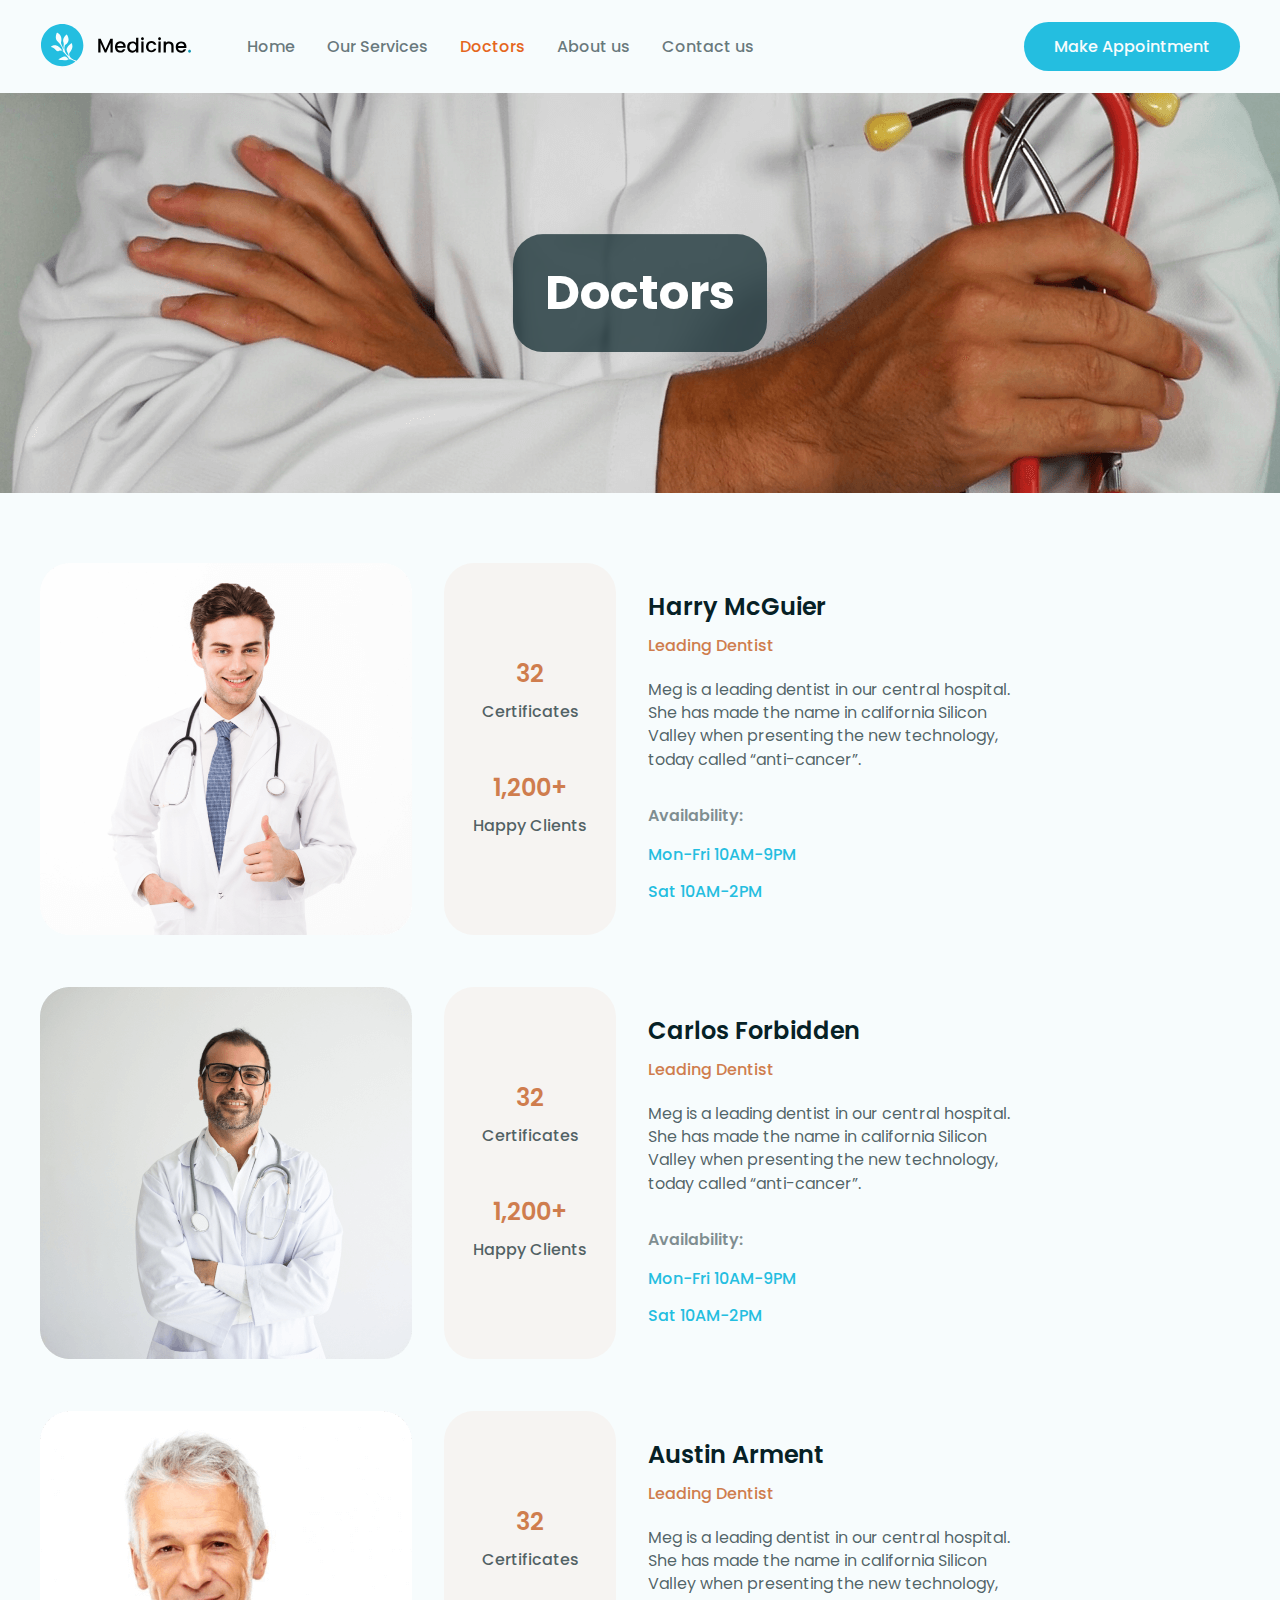
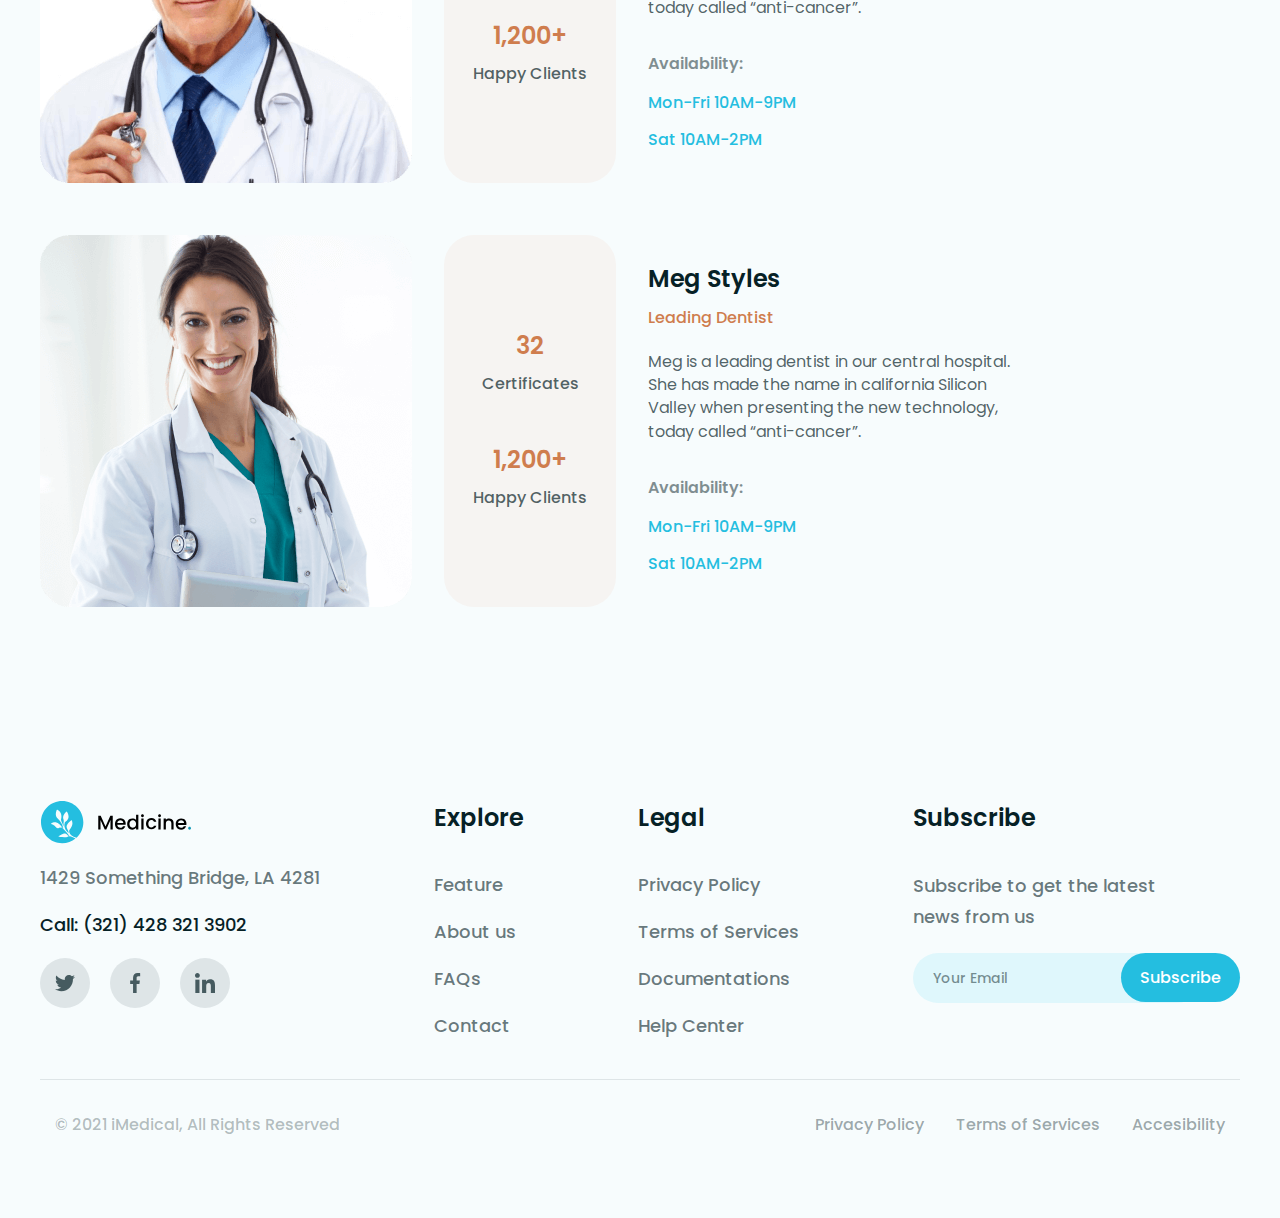
<file: doctors-page.html>
<!DOCTYPE html>
<html lang="en">

<head>
  <meta charset="UTF-8">
  <meta http-equiv="X-UA-Compatible" content="IE=edge">
  <meta name="viewport" content="width=device-width, initial-scale=1.0">
  <title>Doctors</title>
  <link rel="stylesheet" href="./css/main.css">

</head>

<body>
  <header class="header">
  <div class="container">
    <nav class="nav">
      <a href="index.html" class="logo">
        <img src="./img/icons/logo.svg" alt="">
      </a>
      <ul class="nav__list">
      <li class=""><a href="index.html" class="nav__list-link">Home</a></li>
        <li class=""><a href="ourservice-page.html" class="nav__list-link" id="serv">Our Services</a></li>
        <li class=""><a href="doctors-page.html" class="nav__list-link" id="doc">Doctors</a></li>
        <li class=""><a href="aboutus-page.html" class="nav__list-link" id="about">About us</a></li>
        <li class=""><a href="contacts-page.html" class="nav__list-link" id="contact">Contact us</a></li>
      </ul>
      <a class="nav__btn">
        Make Appointment
      </a>
      <button class="mobile-nav-btn">
        <img src="./img/icons/nav-btn.svg" alt="">
      </button>
    </nav>
  </div>
</header>
<div class="mobile-nav">
  <button class="mobile-nav-close">
    <img src="./img/icons/close-nav-btn.svg" alt="">
  </button>
  <ul class="mobile-nav__list">
   <li><a class="mobile-nav__list-link" href="index.html">Home</a></li>
    <li><a class="mobile-nav__list-link" href="ourservice-page.html" id="serv-mob">Our Services</a></li>
    <li><a class="mobile-nav__list-link" href="doctors-page.html" id="doc-mob">Doctors</a></li>
    <li><a class="mobile-nav__list-link" href="aboutus-page.html" id="about-mob">About us</a></li>
    <li><a class="mobile-nav__list-link" href="contacts-page.html" id="contact-mob">Contact us</a></li>
  </ul>
</div>
  <div class="doctors-content">
  <h2 class="doctors-content__title">Doctors</h2>
  <img class="doctors-content__img" src="./img/doctors-content-bg.png" alt="">
</div>



  <main>
    <div class="doctors__page">
  <div class="container">
    <div class="doctors__page-wrapper">


      <div class="doctors__page-card">
        <div class="doctors__page-left">
          <div class="doctors__left-img">
            <img src="./img/doctors-page/1.png" alt="">
          </div>

          <div class="doctors__left-info">
            <div class="doctors__left-info--block">
              <span class="doctors__left-cert--num">32</span>
              <p class="doctors__left-cert">Certificates</p>
            </div>
            <div class="doctors__left-info--block">
              <span class="doctors__left-clients--num">1,200+</span>
              <p class="doctors__left-clients">Happy Clients</p>
            </div>

          </div>

        </div>
        <div class="doctors__page-right">

          <h4 class="doctors__right-name"> Harry McGuier</h4>
          <p class="doctors__right-status">Leading Dentist</p>
          <p class="doctors__right-text">Meg is a leading dentist in our central hospital. She has made the name in
            california Silicon Valley when presenting the
            new technology, today called “anti-cancer”.</p>
          <p class="doctors__right-work">Availability:</p>
          <div class="doctors__right-timework">
            <span>Mon-Fri 10AM-9PM</span>
            <span>Sat 10AM-2PM</span>
          </div>
        </div>
      </div>

      <div class="doctors__page-card">
        <div class="doctors__page-left">
          <div class="doctors__left-img">
            <img src="./img/doctors-page/2.png" alt="">
          </div>

          <div class="doctors__left-info">
            <div class="doctors__left-info--block">
              <span class="doctors__left-cert--num">32</span>
              <p class="doctors__left-cert">Certificates</p>
            </div>
            <div class="doctors__left-info--block">
              <span class="doctors__left-clients--num">1,200+</span>
              <p class="doctors__left-clients">Happy Clients</p>
            </div>

          </div>

        </div>
        <div class="doctors__page-right">

          <h4 class="doctors__right-name"> Carlos Forbidden</h4>
          <p class="doctors__right-status">Leading Dentist</p>
          <p class="doctors__right-text">Meg is a leading dentist in our central hospital. She has made the name in
            california Silicon Valley when presenting the
            new technology, today called “anti-cancer”.</p>
          <p class="doctors__right-work">Availability:</p>
          <div class="doctors__right-timework">
            <span>Mon-Fri 10AM-9PM</span>
            <span>Sat 10AM-2PM</span>
          </div>
        </div>
      </div>

      <div class="doctors__page-card">
        <div class="doctors__page-left">
          <div class="doctors__left-img">
            <img src="./img/doctors-page/3.png" alt="">
          </div>

          <div class="doctors__left-info">
            <div class="doctors__left-info--block">
              <span class="doctors__left-cert--num">32</span>
              <p class="doctors__left-cert">Certificates</p>
            </div>
            <div class="doctors__left-info--block">
              <span class="doctors__left-clients--num">1,200+</span>
              <p class="doctors__left-clients">Happy Clients</p>
            </div>

          </div>

        </div>
        <div class="doctors__page-right">

          <h4 class="doctors__right-name"> Austin Arment</h4>
          <p class="doctors__right-status">Leading Dentist</p>
          <p class="doctors__right-text">Meg is a leading dentist in our central hospital. She has made the name in
            california Silicon Valley when presenting the
            new technology, today called “anti-cancer”.</p>
          <p class="doctors__right-work">Availability:</p>
          <div class="doctors__right-timework">
            <span>Mon-Fri 10AM-9PM</span>
            <span>Sat 10AM-2PM</span>
          </div>
        </div>
      </div>

      <div class="doctors__page-card">
        <div class="doctors__page-left">
          <div class="doctors__left-img">
            <img src="./img/doctors-page/4.png" alt="">
          </div>

          <div class="doctors__left-info">
            <div class="doctors__left-info--block">
              <span class="doctors__left-cert--num">32</span>
              <p class="doctors__left-cert">Certificates</p>
            </div>
            <div class="doctors__left-info--block">
              <span class="doctors__left-clients--num">1,200+</span>
              <p class="doctors__left-clients">Happy Clients</p>
            </div>

          </div>

        </div>
        <div class="doctors__page-right">

          <h4 class="doctors__right-name"> Meg Styles</h4>
          <p class="doctors__right-status">Leading Dentist</p>
          <p class="doctors__right-text">Meg is a leading dentist in our central hospital. She has made the name in
            california Silicon Valley when presenting the
            new technology, today called “anti-cancer”.</p>
          <p class="doctors__right-work">Availability:</p>
          <div class="doctors__right-timework">
            <span>Mon-Fri 10AM-9PM</span>
            <span>Sat 10AM-2PM</span>
          </div>
        </div>
      </div>


    </div>
  </div>
</div>
  </main>

  <footer class="footer">
  <div class="container">

    <div class="footer__wrapper">
      <div class="footer__contact">
        <div class="footer__logo">
          <img src="./img/icons/logo.svg" alt="">
        </div>
        <p class="footer__contact-adress">
          1429 Something Bridge, LA 4281
        </p>
        <a href="tel:3214283213902" class="footer__contact-phone">
          Call: (321) 428 321 3902
        </a>
        <ul class="footer__contact-social">
          <li><a href=""><img src="./img/icons/twitter.svg" alt=""></a></li>
          <li><a href=""><img src="./img/icons/facebook.svg" alt=""></a></li>
          <li><a href=""><img src="./img/icons/linkedian.svg" alt=""></a></li>
        </ul>
      </div>



      <div class="footer__explore">
        <h4 class="footer__explore-title">Explore</h4>
        <ul class="footer__explore-link">
          <li><a href="#!">Feature</a></li>
          <li><a href="#!">About us</a></li>
          <li><a href="#!">FAQs</a></li>
          <li><a href="#!">Contact</a></li>
        </ul>


      </div>

      <div class="footer__legal">

        <h4 class="footer__legal-title">Legal</h4>
        <ul class="footer__legal-link">
          <li><a href="#!">Privacy Policy</a></li>
          <li><a href="#!">Terms of Services</a></li>
          <li><a href="#!">Documentations</a></li>
          <li><a href="#!">Help Center</a></li>
        </ul>
      </div>

      <div class="footer__subscribe">
        <h4 class="footer__legal-subscribe">Subscribe</h4>
        <p class="footer__subscribe-text">Subscribe to get the latest
          news from us</p>

        <span class="footer__alert-incorrect none">
          Your email is incorrect
        </span>

        <span class="footer__alert-subscribed none">
          Your are subscribed
        </span>



        <form class="footer__subscribe-form">
          <div class="footer__subscribe-block">
            <input id="footer_input" class="footer__subscribe-input" type="text" placeholder="Your Email">
            <button id="footer_button" class="footer__subscribe-btn">Subscribe</button>
          </div>

        </form>

      </div>
    </div>

    <div class="footer__copyright">
      <div class="container">
        <div class="footer__copyright-wrapper">

          <div class="footer__copyright-right">
            <p class="">© 2021 iMedical, All Rights Reserved</p>
          </div>

          <div class="footer__copyright-info">
            <a href="#!">Privacy Policy</a>
            <a href="#!">Terms of Services</a>
            <a href="#!">Accesibility</a>
          </div>

        </div>
      </div>
    </div>
  </div>
</footer>
  <script src="./js/index.bundle.js"></script>
</body>

</html>
</file>
<file: css/main.css>
/* Base */ /* Reset and base styles  */
@import url(https://fonts.googleapis.com/css?family=Poppins:100,200,300,500,600,700,800,900,);
@import url(https://fonts.googleapis.com/css?family=Poppins:100,200,300,500,600,700,800,900,);
* {
  padding: 0px;
  margin: 0px;
  border: none;
}

*,
*::before,
*::after {
  box-sizing: border-box;
}

/* Links */
a, a:link, a:visited {
  text-decoration: none;
}

a:hover {
  text-decoration: none;
}

/* Common */
aside, nav, footer, header, section, main {
  display: block;
}

h1, h2, h3, h4, h5, h6, p {
  font-size: inherit;
  font-weight: inherit;
}

ul, ul li {
  list-style: none;
}

img {
  vertical-align: top;
}

img, svg {
  max-width: 100%;
  height: auto;
}

address {
  font-style: normal;
}

/* Form */
input, textarea, button, select {
  font-family: inherit;
  font-size: inherit;
  color: inherit;
  background-color: transparent;
}

input::-ms-clear {
  display: none;
}

button, input[type=submit] {
  display: inline-block;
  box-shadow: none;
  background-color: transparent;
  background: none;
  cursor: pointer;
}

input:focus, input:active,
button:focus, button:active {
  outline: none;
}

button::-moz-focus-inner {
  padding: 0;
  border: 0;
}

label {
  cursor: pointer;
}

legend {
  display: block;
}

:root {
  --container-width: 1230px;
  --container-padding: 15px;
  --font-main: "Poppins", sans-serif;
  --page-bg: #F7FCFD;
  --text-color: #062126;
  --text-color-1: rgba(6, 33, 38, 0.50);
  --text-color-2: rgba(6, 33, 38, 0.60);
  --text-color-3: rgba(6, 33, 38, 0.70);
  --text-color-4: rgba(6, 33, 38, 0.80);
  --accent: #0F97B5;
  --second-accent: #CF7D4E;
  --laptop-size: 1199px;
  --tablet-size: 959px;
  --mobile-size: 599px;
}

.dark {
  --page-bg: #252526;
  --text-color: #fff;
}

html {
  scroll-behavior: smooth;
}

body {
  background-color: var(--page-bg);
  color: var(--text-color);
  font-family: var(--font-main);
}

.container {
  padding: 0 var(--container-padding);
  max-width: var(--container-width);
  margin: 0 auto;
}

.container-section {
  padding: 0 15px;
  max-width: 1492px;
}

html,
body {
  min-height: 100vh;
  display: flex;
  flex-direction: column;
  font-family: "Poppins";
}

.footer {
  margin-top: auto;
}

.none {
  display: none !important;
}

.visually-hidden {
  position: absolute;
  width: 1px;
  height: 1px;
  margin: -1px;
  border: 0;
  padding: 0;
  white-space: nowrap;
  clip-path: inset(100%);
  clip: rect(0 0 0 0);
  overflow: hidden;
}

.no-scroll {
  overflow-y: hidden;
}

/* Blocks */
.aboutus-content__img {
  object-fit: cover;
  height: 400px;
  width: 100%;
  background-position: center;
  background-size: cover;
  background-repeat: no-repeat;
}

.aboutus-content {
  position: relative;
}

.aboutus-content__title {
  position: absolute;
  top: 50%;
  left: 50%;
  margin-right: -50%;
  transform: translate(-50%, -50%);
  color: #fff;
  font-size: 48px;
  font-weight: 700;
  line-height: 112.5%;
  border-radius: 30px;
  background: rgba(6, 33, 38, 0.7);
  backdrop-filter: blur(2.5px);
  padding: 32px;
}
@media screen and (max-width: 425px) {
  .aboutus-content__title {
    font-size: 30px;
  }
}

.achievements {
  padding: 70px 0 140px;
  background-color: #fff;
}
@media screen and (max-width: 425px) {
  .achievements {
    padding: 35px 0 70px;
  }
}

.achievements__title {
  color: var(--text-color);
  font-size: 48px;
  font-style: normal;
  font-weight: 700;
  line-height: 112.5%;
  margin-bottom: 84px;
}
@media screen and (max-width: 425px) {
  .achievements__title {
    font-size: 36px;
  }
}

.achievements__block {
  display: flex;
  align-items: center;
  gap: 101px;
}
@media screen and (max-width: 1024px) {
  .achievements__block {
    flex-direction: column;
    gap: 50px;
  }
}

.achievements__block:not(:last-child) {
  padding-bottom: 84px;
}

.achievements__block:nth-child(2) .achievements__block-img {
  order: 1;
}
@media screen and (max-width: 1024px) {
  .achievements__block:nth-child(2) .achievements__block-img {
    order: 0;
  }
}

.achievements__block-text {
  color: var(--text-color-3);
  font-size: 20px;
  font-style: normal;
  font-weight: 400;
  line-height: 173.1%;
  max-width: 574px;
  width: 100%;
}

.achievements__block-title {
  color: var(--text-color);
  font-size: 36px;
  font-style: normal;
  font-weight: 600;
  line-height: 112.5%;
  margin-bottom: 12px;
}
@media screen and (max-width: 425px) {
  .achievements__block-title {
    font-size: 24px;
  }
}

.appointment {
  padding-bottom: 140px;
  background-color: #fff;
}

.appointment__title {
  color: var(--text-color);
  text-align: center;
  font-size: 48px;
  font-style: normal;
  font-weight: 700;
  line-height: 112.5%;
  margin-bottom: 52px;
}
@media screen and (max-width: 565px) {
  .appointment__title {
    font-size: 36px;
  }
}
@media screen and (max-width: 425px) {
  .appointment__title {
    font-size: 24px;
  }
}

.appointment__form {
  display: flex;
  flex-direction: column;
  gap: 30px;
}
.appointment__form input {
  width: 372px;
  padding: 17px 20px;
  border-radius: 10px;
  border: 1px solid rgba(0, 0, 0, 0.05);
  background: #FCFCFC;
}
@media screen and (max-width: 425px) {
  .appointment__form input {
    width: 275px;
  }
}
.appointment__form input::placeholder {
  color: var(--text-color-1);
  font-family: Poppins;
  font-size: 14px;
  font-style: normal;
  font-weight: 500;
  line-height: 112.5%;
}
.appointment__form input:focus {
  border: 1px solid #272121;
}
.appointment__form textarea {
  width: 100%;
  margin: 0 auto;
  display: block;
  padding: 20px;
  border-radius: 10px;
  border: 1px solid rgba(0, 0, 0, 0.05);
  background: #FCFCFC;
  resize: none;
  margin-bottom: 22px;
}
.appointment__form textarea::placeholder {
  padding-top: 5px;
  color: var(--text-color-1);
  font-size: 14px;
  font-style: normal;
  font-weight: 500;
  line-height: 112.5%;
}

.textarea-label {
  width: 100%;
  max-width: 776px;
}

.appointment__form-btn {
  display: inline-flex;
  padding: 16px 32px;
  justify-content: center;
  align-items: center;
  gap: 20px;
  width: 155px;
  margin: 0 auto;
  border-radius: 47px;
  background: #24BEE0;
  color: var(--white, #FFF);
  font-size: 20px;
  font-weight: 500;
  line-height: 173.1%;
}

.container_for_input {
  display: flex;
  flex-flow: row wrap;
  justify-content: center;
  gap: 32px;
}
@media screen and (max-width: 806px) {
  .container_for_input {
    justify-content: left;
  }
}

#inputNub::-webkit-inner-spin-button {
  display: none;
}

.pic-cal {
  position: relative;
}

.pic-cal--date {
  z-index: 222;
}

.pic-cal img {
  position: absolute;
  top: 18px;
  left: 20px;
}

.appointment__form .input-cal {
  padding: 17px 20px 17px 54px;
}

.contactus__title {
  padding-top: 70px;
  color: var(--text-color);
  text-align: center;
  font-size: 48px;
  font-style: normal;
  font-weight: 700;
  line-height: 112.5%;
  margin-bottom: 52px;
}

.contactus__img {
  object-fit: cover;
  height: 400px;
  width: 100%;
  background-position: center;
  background-size: cover;
  background-repeat: no-repeat;
}

.doctors__page {
  padding: 70px 0 140px;
}
@media screen and (max-width: 425px) {
  .doctors__page {
    overflow: hidden;
  }
}

.doctors__page-wrapper {
  display: flex;
  flex-direction: column;
  gap: 52px;
}

.doctors__page-card {
  display: flex;
  gap: 32px;
}
@media screen and (max-width: 1024px) {
  .doctors__page-card {
    flex-direction: column;
    align-items: center;
  }
}

.doctors__page-left {
  display: flex;
  align-items: center;
  gap: 32px;
}
@media screen and (max-width: 1024px) {
  .doctors__page-left {
    flex-direction: column;
    gap: 12px;
  }
}

.doctors__left-info {
  display: flex;
  flex-direction: column;
  justify-content: center;
  gap: 52px;
  height: 372px;
  width: 172px;
  text-align: center;
  border-radius: 30px;
  background: rgba(229, 102, 30, 0.05);
}
@media screen and (max-width: 1024px) {
  .doctors__left-info {
    width: 372px;
    height: 102px;
    flex-direction: unset;
    align-items: center;
  }
}

@media screen and (max-width: 345px) {
  .doctors__left-img {
    width: 300px;
  }
}

.doctors__left-cert--num {
  color: var(--second-accent);
  font-size: 24px;
  font-weight: 600;
  line-height: 112.5%;
  display: block;
  margin-bottom: 12px;
}

.doctors__left-cert {
  color: var(--text-color-3);
  font-size: 16px;
  font-weight: 500;
  line-height: 146.1%;
}

.doctors__left-clients--num {
  color: var(--second-accent);
  font-size: 24px;
  font-weight: 600;
  line-height: 112.5%;
  display: block;
  margin-bottom: 12px;
}

.doctors__left-clients {
  color: var(--text-color-3);
  font-size: 16px;
  font-weight: 500;
  line-height: 146.1%;
}

.doctors__page-right {
  display: flex;
  flex-direction: column;
  justify-content: center;
}

.doctors__right-name {
  color: var(--text-color);
  font-size: 24px;
  font-weight: 600;
  line-height: 112.5%;
  margin-bottom: 12px;
}

.doctors__right-status {
  color: var(--second-accent);
  font-size: 16px;
  font-weight: 500;
  line-height: normal;
  margin-bottom: 20px;
}

.doctors__right-text {
  color: var(--text-color-3);
  font-size: 16px;
  font-style: normal;
  font-weight: 400;
  line-height: 146.1%;
  max-width: 372px;
  width: 100%;
  margin-bottom: 32px;
}

.doctors__right-work {
  color: var(--text-color-1);
  font-size: 16px;
  font-weight: 600;
  line-height: normal;
  margin-bottom: 14px;
}

.doctors__right-timework {
  color: #24BEE0;
  font-size: 16px;
  font-weight: 500;
  line-height: normal;
  display: flex;
  flex-direction: column;
  justify-content: space-around;
  gap: 12px;
}

.doctors-content__img {
  object-fit: cover;
  height: 400px;
  width: 100%;
  background-position: center;
  background-size: cover;
  background-repeat: no-repeat;
}

.doctors-content {
  position: relative;
}

.doctors-content__title {
  position: absolute;
  top: 50%;
  left: 50%;
  margin-right: -50%;
  transform: translate(-50%, -50%);
  color: #fff;
  font-size: 48px;
  font-weight: 700;
  line-height: 112.5%;
  border-radius: 30px;
  background: rgba(6, 33, 38, 0.7);
  backdrop-filter: blur(2.5px);
  padding: 32px;
}
@media screen and (max-width: 425px) {
  .doctors-content__title {
    font-size: 30px;
  }
}

.doctors {
  background-color: #F5F6F4;
  padding-bottom: 140px;
}
@media screen and (max-width: 425px) {
  .doctors {
    padding-bottom: 120px;
  }
}

.doctors__title {
  color: var(--text-color);
  text-align: center;
  font-size: 48px;
  font-style: normal;
  font-weight: 700;
  line-height: 112.5%;
  display: flex;
  justify-content: space-between;
  align-items: center;
  padding-top: 53px;
  margin-bottom: 84px;
}
@media screen and (max-width: 850px) {
  .doctors__title {
    flex-direction: column;
    align-items: baseline;
    gap: 32px;
  }
}
@media screen and (max-width: 565px) {
  .doctors__title {
    font-size: 36px;
  }
}
@media screen and (max-width: 425px) {
  .doctors__title {
    font-size: 24px;
    margin-bottom: 40px;
  }
}

.doctors__link {
  display: inline-flex;
  padding: 16px 32px;
  justify-content: center;
  align-items: center;
  gap: 20px;
  border-radius: 55px;
  border: 2px solid var(--second-accent);
  color: var(--second-accent);
  font-family: Poppins;
  font-size: 20px;
  font-style: normal;
  font-weight: 500;
  line-height: 173.1%;
}

.doctors__grid {
  display: grid;
  gap: 32px;
  grid-template-columns: repeat(3, 1fr);
  transition: all 0.3s ease;
}
@media screen and (max-width: 1024px) {
  .doctors__grid {
    display: flex;
    flex-wrap: wrap;
    justify-content: center;
  }
}

.doctors__card {
  background-color: #fff;
  max-width: 372px;
  width: 100%;
  padding: 32px;
  transition: all 0.3s ease;
  border-radius: 30px;
  cursor: pointer;
}

.doctors__card:hover {
  box-shadow: 0px 35px 55px -12px rgba(170, 71, 15, 0.26);
}

.doctors__card-img {
  margin-bottom: 24px;
}

.doctors__card-name {
  color: var(--text-color);
  font-size: 24px;
  font-style: normal;
  font-weight: 600;
  line-height: 112.5%;
  margin-bottom: 12px;
}

.doctors__card-position {
  color: var(--text-color-2);
  font-size: 16px;
  font-style: normal;
  font-weight: 500;
  line-height: 112.5%;
  margin-bottom: 32px;
}

.doctors__card-patients {
  color: var(--accent);
  font-size: 18px;
  font-style: normal;
  font-weight: 500;
  line-height: 112.5%;
  margin-bottom: 12px;
}

.doctors__card-placework {
  color: var(--text-color-2);
  font-size: 16px;
  font-style: normal;
  font-weight: 500;
  line-height: 112.5%;
}

.footer {
  padding: 53px 0 81px;
  background-color: #F7FCFD;
}

.footer__wrapper {
  display: flex;
  justify-content: space-between;
  padding-bottom: 40px;
  border-bottom: 1px solid rgba(6, 33, 38, 0.1);
  margin-bottom: 32px;
}
@media screen and (max-width: 1024px) {
  .footer__wrapper {
    flex-direction: column;
    gap: 70px;
  }
}

.footer__logo {
  margin-bottom: 20px;
}

.footer__contact-adress {
  color: var(--text-color-2);
  font-size: 18px;
  font-weight: 500;
  line-height: normal;
  margin-bottom: 20px;
}

.footer__contact-phone {
  color: var(--text-color);
  font-size: 18px;
  font-weight: 500;
  line-height: normal;
  display: block;
  margin-bottom: 20px;
}

.footer__contact-social {
  display: flex;
  gap: 20px;
}

.footer__explore-title,
.footer__legal-title,
.footer__legal-subscribe {
  color: var(--text-color);
  font-family: Poppins;
  font-size: 24px;
  font-style: normal;
  font-weight: 600;
  line-height: normal;
  margin-bottom: 36px;
}

.footer__explore-link,
.footer__legal-link {
  display: flex;
  flex-direction: column;
  gap: 20px;
}
.footer__explore-link a,
.footer__legal-link a {
  color: var(--text-color-2);
  font-size: 18px;
  font-weight: 500;
  line-height: normal;
}

.footer__subscribe {
  position: relative;
}

.footer__subscribe-text {
  width: 278px;
  margin-bottom: 20px;
  color: var(--text-color-2);
  font-size: 18px;
  font-style: normal;
  font-weight: 500;
  line-height: 171.857%;
}

@media screen and (max-width: 425px) {
  .footer__subscribe-block {
    max-width: 289px;
  }
}

.footer__subscribe-input {
  width: 289px;
  height: 50px;
  flex-shrink: 0;
  border-radius: 45px;
  background: var(--blue-2, rgba(18, 204, 244, 0.1));
  padding: 17px 20px;
}
.footer__subscribe-input::placeholder {
  color: var(--text-color-1);
  font-family: Poppins;
  font-size: 14px;
  font-style: normal;
  font-weight: 500;
  line-height: 112.5%;
}

.footer__subscribe-btn {
  display: inline-flex;
  padding: 12px 19px;
  justify-content: center;
  align-items: center;
  gap: 10px;
  border-radius: 45px;
  background: var(--New-Primary, #24BEE0);
  color: #FFF;
  font-size: 16px;
  font-style: normal;
  font-weight: 500;
  line-height: normal;
  margin-left: -85px;
}
@media screen and (max-width: 425px) {
  .footer__subscribe-btn {
    margin-left: 0;
    width: 100%;
  }
}

.footer__copyright-wrapper {
  display: flex;
  justify-content: space-between;
}
@media screen and (max-width: 1024px) {
  .footer__copyright-wrapper {
    flex-direction: column;
    gap: 32px;
  }
}

.footer__copyright-right {
  color: var(--black-4, rgba(6, 33, 38, 0.3));
  font-size: 16px;
  font-weight: 500;
  line-height: normal;
}

.footer__copyright-info {
  display: flex;
  gap: 32px;
}
@media screen and (max-width: 1024px) {
  .footer__copyright-info {
    flex-direction: column;
    gap: 16px;
  }
}

.footer__copyright-info a {
  color: var(--black-5, rgba(6, 33, 38, 0.4));
  font-size: 16px;
  font-weight: 500;
  line-height: normal;
}

.footer__alert-incorrect,
.footer__alert-subscribed {
  height: 48px;
  background: #ed9d9d;
  padding: 8px 8px 8px 20px;
  border-radius: 18px;
  color: white;
  border: 2px solid black;
  font-size: 18px;
  display: block;
  position: absolute;
  width: 100%;
  top: 0;
  text-align: center;
  box-shadow: 3px 11px 30px 9px rgba(0, 0, 0, 0.75);
  -webkit-box-shadow: 3px 11px 30px 9px rgba(0, 0, 0, 0.75);
  -moz-box-shadow: 3px 11px 30px 9px rgba(0, 0, 0, 0.75);
}

.footer__alert-subscribed {
  background-color: green;
}

.header-content__wrapper {
  display: flex;
  gap: 104px;
  padding: 65px 0px 135px;
}
@media screen and (max-width: 1130px) {
  .header-content__wrapper {
    flex-direction: column;
    gap: 60px;
    padding: 38px 0px 135px;
  }
}
@media screen and (max-width: 565px) {
  .header-content__wrapper {
    gap: 40px;
  }
}
@media screen and (max-width: 425px) {
  .header-content__wrapper {
    padding: 65px 0px 70px;
  }
}

.header-content__block {
  background-color: #F4F5F4;
  display: grid;
  grid-template-columns: 1fr 1fr;
  row-gap: 32px;
  padding: 52px;
  border-radius: 30px;
  margin-bottom: 52px;
}
@media screen and (max-width: 1130px) {
  .header-content__block {
    width: 100%;
    max-width: 623px;
  }
}
@media screen and (max-width: 768px) {
  .header-content__block {
    grid-template-columns: 1fr;
  }
}
@media screen and (max-width: 425px) {
  .header-content__block {
    padding: 32px;
  }
}

.header-content__title {
  color: var(--text-color);
  font-size: 72px;
  font-style: normal;
  font-weight: 700;
  line-height: 116%;
  margin-bottom: 31px;
}
@media screen and (max-width: 768px) {
  .header-content__title {
    font-size: 62px;
  }
}
@media screen and (max-width: 565px) {
  .header-content__title {
    font-size: 50px;
  }
}
@media screen and (max-width: 565px) {
  .header-content__title {
    margin-bottom: 18px;
  }
}
@media screen and (max-width: 425px) {
  .header-content__title {
    font-size: 45px;
  }
}

.header-content__text {
  color: var(--text-color-3);
  font-size: 20px;
  font-style: normal;
  font-weight: 400;
  line-height: 173.1%;
  margin-bottom: 52px;
}
@media screen and (max-width: 565px) {
  .header-content__text {
    margin-bottom: 18px;
  }
}

.header-content__info {
  display: flex;
}

.header-content__info-img {
  width: 30px;
  height: 30px;
  padding-right: 12px;
}

.header-content__info-box {
  font-style: normal;
  line-height: normal;
}

.header-content__info-title {
  color: var(--text-color-4);
  font-size: 16px;
  font-weight: 600;
  margin-bottom: 4px;
}

.header-content__info-text {
  color: var(--text-color-3);
  font-size: 14px;
  font-weight: 500;
}

.header-content__appointment {
  display: flex;
  gap: 52px;
}
@media screen and (max-width: 565px) {
  .header-content__appointment {
    flex-direction: column;
    gap: 30px;
  }
}

.header-content__appointment-link {
  display: inline-flex;
  padding: 16px 32px;
  justify-content: center;
  align-items: center;
  gap: 20px;
  border-radius: 55px;
  background: var(--New-Primary, #24BEE0);
  color: var(--white, #FFF);
  font-family: Poppins;
  font-size: 20px;
  font-style: normal;
  font-weight: 500;
  line-height: 173.1%;
  width: 297px;
  box-shadow: 0px 20px 23px -9px rgba(36, 190, 224, 0.3);
}

.header-content__appointment-timework {
  color: #CF7D4E;
  font-family: Poppins;
  font-size: 16px;
  font-style: normal;
  font-weight: 500;
  line-height: normal;
  display: flex;
  flex-direction: column;
  justify-content: space-around;
  gap: 12px;
}

.header-content__img--width {
  display: none;
}
@media screen and (max-width: 1130px) {
  .header-content__img--width {
    display: block;
    order: -1;
    border-radius: 25px;
  }
}

@media screen and (max-width: 1130px) {
  .header-content__img {
    display: none;
  }
}

.nav {
  display: flex;
  justify-content: start;
  padding: 22px 0;
  align-items: center;
}

.logo {
  z-index: 300;
}

.nav__list {
  display: flex;
  gap: 32px;
  margin-left: 55px;
  font-size: 16px;
  font-weight: 500;
  font-style: normal;
  line-height: normal;
}
@media screen and (max-width: 1024px) {
  .nav__list {
    display: none;
  }
}

.nav__list-link {
  color: var(--text-color-2);
}

.nav__btn {
  color: var(--page-bg);
  margin-left: auto;
  display: inline-flex;
  padding: 12px 30px;
  justify-content: center;
  align-items: center;
  gap: 10px;
  border-radius: 40px;
  background: #24BEE0;
  font-family: Poppins;
  font-size: 16px;
  font-style: normal;
  font-weight: 500;
  line-height: normal;
}
@media screen and (max-width: 1024px) {
  .nav__btn {
    display: none;
  }
}

.active-link {
  color: #E5661E;
}

.mobile-nav-btn {
  margin-left: auto;
  display: none;
}
@media screen and (max-width: 1024px) {
  .mobile-nav-btn {
    display: block;
  }
}

.mobile-nav-close {
  position: absolute;
  top: 23px;
  right: 15px;
}

.header__row {
  display: flex;
  justify-content: space-between;
  align-items: center;
}

.logo {
  font-size: 32px;
}

.mobile-nav {
  position: fixed;
  top: -100%;
  width: 100%;
  height: 100%;
  z-index: 299;
  display: flex;
  flex-direction: column;
  align-items: center;
  justify-content: center;
  padding-top: 40px;
  padding-bottom: 40px;
  background: #fff;
  transition: all 0.2s ease-in;
}

.mobile-nav .mobile-nav--open {
  z-index: 222;
}

.mobile-nav--open {
  top: 0;
}
.mobile-nav--open .mobile-nav a {
  color: var(--text-color-2) !important;
  font-size: 24px;
  font-weight: 500;
  line-height: normal;
}
.mobile-nav--open .mobile-nav__list {
  display: flex;
  flex-direction: column;
  row-gap: 24px;
  font-size: 28px;
}
.mobile-nav--open .mobile-nav__list a {
  color: var(--text-color-2) !important;
  font-size: 24px;
  font-weight: 500;
  line-height: normal;
}
.mobile-nav--open .mobile-nav__list .active {
  color: var(--second-accent) !important;
  font-family: Poppins;
  font-size: 24px;
  font-style: normal;
  font-weight: 500;
  line-height: normal;
  position: relative;
}
.mobile-nav--open .active::before {
  content: "";
  width: 20px;
  height: 4px;
  background: #E5661E;
  position: absolute;
  top: 16px;
  left: -40px;
}

.ourservices-content__img {
  object-fit: cover;
  height: 400px;
  width: 100%;
  background-position: center;
  background-size: cover;
  background-repeat: no-repeat;
}

.ourservices-content {
  position: relative;
  margin-bottom: 70px;
}

.ourservices-content__title {
  position: absolute;
  top: 50%;
  left: 50%;
  margin-right: -50%;
  transform: translate(-50%, -50%);
  color: #fff;
  font-size: 48px;
  font-weight: 700;
  line-height: 112.5%;
  border-radius: 30px;
  background: rgba(6, 33, 38, 0.7);
  backdrop-filter: blur(2.5px);
  padding: 32px;
}
@media screen and (max-width: 425px) {
  .ourservices-content__title {
    font-size: 30px;
  }
}

.ourservices-page {
  padding-bottom: 140px;
}

.ourservices-page__wrapper {
  display: flex;
  flex-wrap: wrap;
  row-gap: 80px;
  column-gap: 32px;
}

.ourservices-page__card {
  width: 100%;
  max-width: 574px;
}
@media screen and (max-width: 1210px) {
  .ourservices-page__card {
    max-width: 776px;
    margin: 0 auto;
  }
}

.ourservices-page__img {
  margin-bottom: 32px;
}
@media screen and (max-width: 1210px) {
  .ourservices-page__img img {
    width: 100%;
  }
}

.ourservices-page__title {
  color: var(--text-color);
  font-size: 24px;
  font-style: normal;
  font-weight: 500;
  line-height: 112.5%;
  margin-bottom: 20px;
}

.ourservices-page__text {
  color: var(--text-color-3);
  font-size: 16px;
  font-weight: 400;
  line-height: 146.1%;
  width: 574px;
  margin-bottom: 32px;
}
@media screen and (max-width: 1210px) {
  .ourservices-page__text {
    width: 100%;
  }
}

.ourservices-page__timework-title {
  border-radius: 30px 30px 0px 0px;
  background-color: #24BEE0;
  display: flex;
  align-items: center;
  padding: 20px 20px;
  color: #fff;
  font-size: 16px;
  font-weight: 600;
  line-height: normal;
}
.ourservices-page__timework-title h4 {
  margin-left: 12px;
}

.ourservices-page__schedule {
  display: flex;
  padding: 24px 32px 32px 32px;
  justify-content: space-evenly;
  gap: 32px;
  background-color: #ECFAFD;
  border-radius: 30px;
}
@media screen and (max-width: 565px) {
  .ourservices-page__schedule {
    flex-direction: column;
    align-items: center;
  }
}

.ourservices-page__schedule-box {
  max-width: 192px;
  display: flex;
  flex-direction: column;
  gap: 12px;
  position: relative;
}

.ourservices-page__schedule-box::after {
  content: "";
  position: absolute;
  left: -40px;
  top: -61px;
  width: 30px;
  height: 30px;
  background-image: url("./../../img/icons/local.svg");
  background-repeat: no-repeat;
}

.ourservices-page__schedule-title {
  color: var(--text-color-4);
  font-size: 16px;
  font-weight: 600;
  line-height: normal;
  width: 197px;
  margin-bottom: 12px;
}

.ourservices-page__schedule-timework {
  color: var(--text-color-2);
  font-family: Poppins;
  font-size: 14px;
  font-style: normal;
  font-weight: 500;
  line-height: normal;
  display: flex;
  justify-content: space-between;
}

.ourservices-page__schedule-timework--black {
  color: var(--text-color-4);
}

.quote {
  padding: 70px 0 70px;
  background-color: var(--page-bg);
}

.quote__text {
  max-width: 776px;
  width: 100%;
  color: var(--text-color-3);
  font-size: 20px;
  font-style: normal;
  font-weight: 400;
  line-height: 173.1%;
  margin: 0 auto;
}

.quote__text:first-child {
  position: relative;
}

@media screen and (max-width: 565px) {
  .quote__text:nth-child(2) {
    display: none;
  }
}

@media screen and (max-width: 768px) {
  .quote__text:nth-child(3) {
    display: none;
  }
}

.quote__text:first-child::after {
  position: absolute;
  content: "";
  position: absolute;
  left: -88px;
  top: -41px;
  width: 80px;
  height: 80px;
  background-image: url("./../../img/icons/quote.svg");
  background-repeat: no-repeat;
}

.quote__text:not(:last-child) {
  padding-bottom: 30px;
}

.see-more-1 {
  display: none;
}
@media screen and (max-width: 768px) {
  .see-more-1 {
    display: inline-block;
    color: var(--accent);
    cursor: pointer;
  }
}

.hide {
  display: none;
  color: var(--accent);
  cursor: pointer;
}

.services {
  padding-bottom: 140px;
  overflow: hidden;
}
@media screen and (max-width: 425px) {
  .services {
    padding-bottom: 70px;
  }
}

.services__wrapper {
  overflow: hidden;
}

.services__title {
  color: var(--text-color);
  font-family: Poppins;
  font-size: 48px;
  font-style: normal;
  font-weight: 700;
  line-height: 112.5%;
  margin-bottom: 84px;
  display: flex;
  justify-content: space-between;
  align-items: center;
}
@media screen and (max-width: 565px) {
  .services__title {
    font-size: 36px;
  }
}
@media screen and (max-width: 425px) {
  .services__title {
    font-size: 24px;
    margin-bottom: 42px;
  }
}

.services__btns {
  display: flex;
  gap: 17px;
}

.services__btns-btn {
  background-color: rgba(36, 190, 224, 0.4);
  display: flex;
  width: 50px;
  height: 50px;
  border-radius: 25px;
  padding: 4.999px 5px 5.001px 5px;
  justify-content: center;
  align-items: center;
  flex-shrink: 0;
}
@media screen and (max-width: 425px) {
  .services__btns-btn {
    background-color: rgba(36, 190, 224, 0.4);
    display: flex;
    width: 30px;
    height: 30px;
    border-radius: 25px;
    padding: 4.999px 5px 5.001px 5px;
    justify-content: center;
    align-items: center;
    flex-shrink: 0;
  }
  .services__btns-btn img {
    width: 7px !important;
    height: 22px !important;
  }
}

.statistics {
  padding: 70px 0;
  background: var(--text-color);
  margin-bottom: 50px;
}

.statistics__wrapper {
  display: flex;
  justify-content: space-around;
  align-items: center;
}
@media screen and (max-width: 1024px) {
  .statistics__wrapper {
    flex-direction: column;
    gap: 70px;
  }
}

.statistics__block {
  text-align: center;
}

.statistics__num {
  color: #FFF;
  font-size: 64px;
  font-style: normal;
  font-weight: 800;
  line-height: 112.5%;
  margin-bottom: 12px;
}

.statistics__text {
  color: #12CCF4;
  font-size: 24px;
  font-style: normal;
  font-weight: 500;
  line-height: 112.5%;
}

.statistics-line {
  width: 1px;
  height: 198px;
  background: rgba(255, 255, 255, 0.2);
}
@media screen and (max-width: 1024px) {
  .statistics-line {
    display: none;
  }
}

.swiper1 {
  width: 100%;
  height: 100%;
}

.swiper-slide {
  text-align: center;
  font-size: 18px;
  background: #fff;
  display: flex;
  justify-content: center;
  align-items: center;
}

.swiper-slide img {
  display: block;
  width: 100%;
  height: 100%;
  object-fit: cover;
  padding-bottom: 32px;
}

.swiper-slide__title {
  text-align: left;
  color: var(--text-color);
  font-family: Poppins;
  font-size: 24px;
  font-style: normal;
  font-weight: 500;
  line-height: 112.5%;
  /* 27px */
}

.swiper-button-disabled {
  background-color: rgba(196, 196, 196, 0.4);
}

.swiper2 {
  width: 100%;
  height: 100%;
}

.testimonials .swiper-wrapper {
  gap: 32px;
}

.testimonials .swiper-slide {
  display: flex;
  width: 574px;
  gap: 24px;
  padding: 32px;
  border-radius: 20px;
  background: rgba(207, 125, 78, 0.05);
  margin-right: 0 !important;
}

.swiper-slide-testimonials--img {
  width: 100px !important;
  height: 100px !important;
  object-fit: contain;
}

.swiper-slide img.testimonials__info-stars {
  width: 136px !important;
  padding-bottom: 0 !important;
}
@media screen and (max-width: 425px) {
  .swiper-slide img.testimonials__info-stars {
    margin-bottom: 8px;
  }
}

.testimonials__info-title {
  color: var(--text-color);
  font-family: Poppins;
  font-size: 24px;
  font-style: normal;
  font-weight: 600;
  line-height: 112.5%;
  text-align: left;
  margin-bottom: 12px;
}

.testimonials__info-text {
  text-align: left;
}
@media screen and (max-width: 425px) {
  .testimonials__info-text {
    font-size: 12px;
  }
}
@media screen and (max-width: 1024px) {
  .testimonials__info-text .testimonials__info-text--cut {
    display: none;
  }
}

.swiper-button-lock {
  display: unset !important;
}

.swiper-slide__img {
  width: 100px;
  height: 100px;
  align-self: baseline;
}

.testimonials .swiper-button-disabled {
  background-color: rgba(196, 196, 196, 0.4);
}

.testimonials {
  padding: 23px 0 140px;
  background-color: #fff;
}

.testimonials__wrapper {
  overflow: hidden;
}

.testimonials__title {
  display: flex;
  justify-content: space-between;
  margin-bottom: 87px;
}
@media screen and (max-width: 425px) {
  .testimonials__title {
    margin-bottom: 40px;
  }
}
.testimonials__title h2 {
  color: var(--text-color);
  text-align: center;
  font-size: 48px;
  font-style: normal;
  font-weight: 700;
  line-height: 112.5%;
}
@media screen and (max-width: 565px) {
  .testimonials__title h2 {
    font-size: 36px;
  }
}
@media screen and (max-width: 425px) {
  .testimonials__title h2 {
    font-size: 24px;
    margin-bottom: 42px;
  }
}

.testimonials__btns {
  display: flex;
  gap: 17px;
}

.testimonials__btns-btn {
  background-color: rgba(36, 190, 224, 0.4);
  display: flex;
  width: 50px;
  height: 50px;
  border-radius: 25px;
  padding: 4.999px 5px 5.001px 5px;
  justify-content: center;
  align-items: center;
  flex-shrink: 0;
}
@media screen and (max-width: 425px) {
  .testimonials__btns-btn {
    background-color: rgba(36, 190, 224, 0.4);
    display: flex;
    width: 30px;
    height: 30px;
    border-radius: 25px;
    padding: 4.999px 5px 5.001px 5px;
    justify-content: center;
    align-items: center;
    flex-shrink: 0;
  }
  .testimonials__btns-btn img {
    width: 7px !important;
    height: 22px !important;
  }
}

.testimonials__info-stars {
  margin-bottom: 20px;
}

.whyus {
  padding-bottom: 102px;
}
@media screen and (max-width: 425px) {
  .whyus {
    padding-bottom: 70px;
  }
}

.whyus__title {
  color: var(--text-color);
  font-size: 48px;
  font-style: normal;
  font-weight: 700;
  line-height: 112.5%;
  margin-bottom: 84px;
}
@media screen and (max-width: 565px) {
  .whyus__title {
    font-size: 36px;
  }
}
@media screen and (max-width: 425px) {
  .whyus__title {
    font-size: 24px;
    margin-bottom: 40px;
  }
}

.whyus__grid {
  display: grid;
  gap: 32px;
  grid-template-columns: repeat(3, 1fr);
}
@media screen and (max-width: 1024px) {
  .whyus__grid {
    display: flex;
    flex-wrap: wrap;
    justify-content: center;
  }
}

.whyus__card {
  max-width: 372px;
  width: 100%;
  padding: 32px;
  transition: all 0.3s ease;
  cursor: pointer;
}
@media screen and (max-width: 1024px) {
  .whyus__card {
    max-width: 424px;
  }
}

.whyus__card:hover {
  background-color: #fff;
  border-radius: 30px;
  box-shadow: 0px 24px 61px -14px rgba(15, 151, 181, 0.14);
}

.why__card-img {
  margin-bottom: 24px;
}

.whyus__card-title {
  color: var(--text-color);
  font-size: 24px;
  font-weight: 600;
  line-height: 112.5%;
  margin-bottom: 20px;
}

.whyus__card-text {
  color: var(--text-color-3);
  font-size: 16px;
  font-weight: 400;
  line-height: 146.1%;
}
/*# sourceMappingURL=[data-uri] */
</file>
